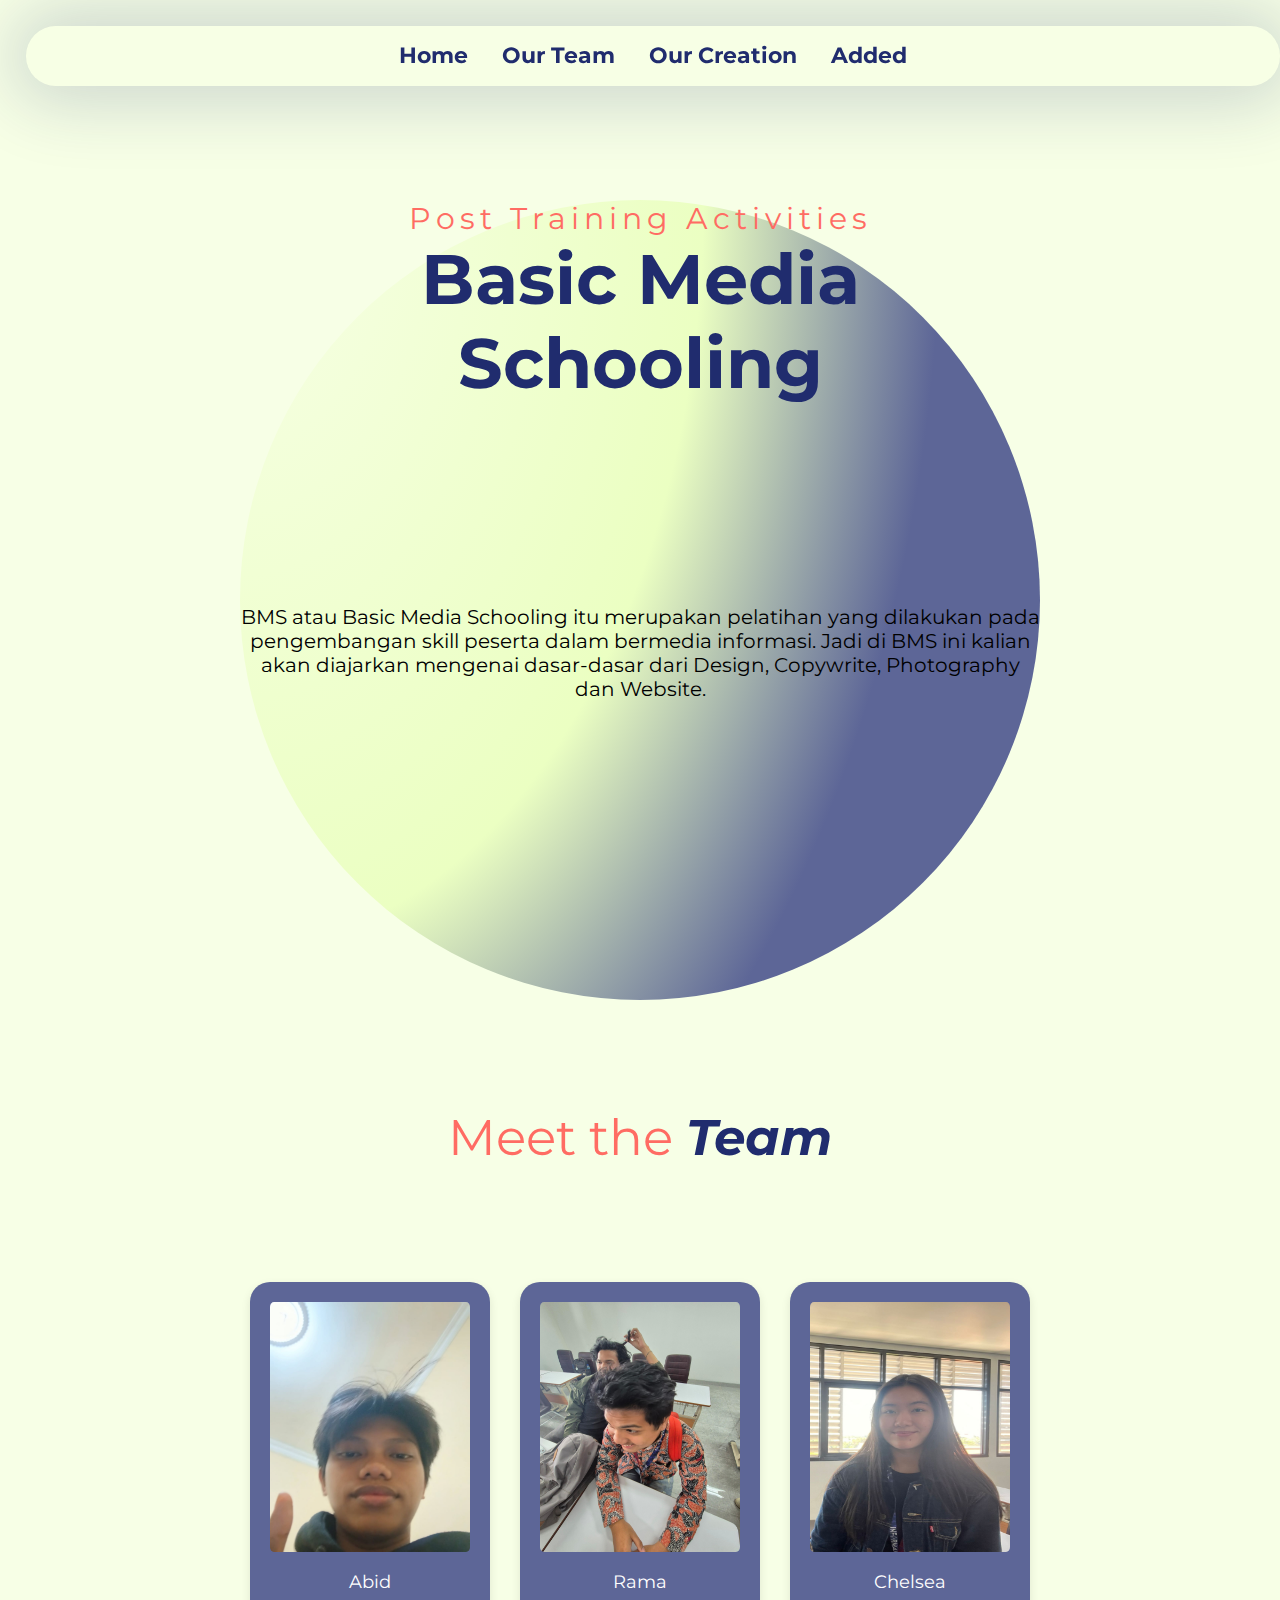
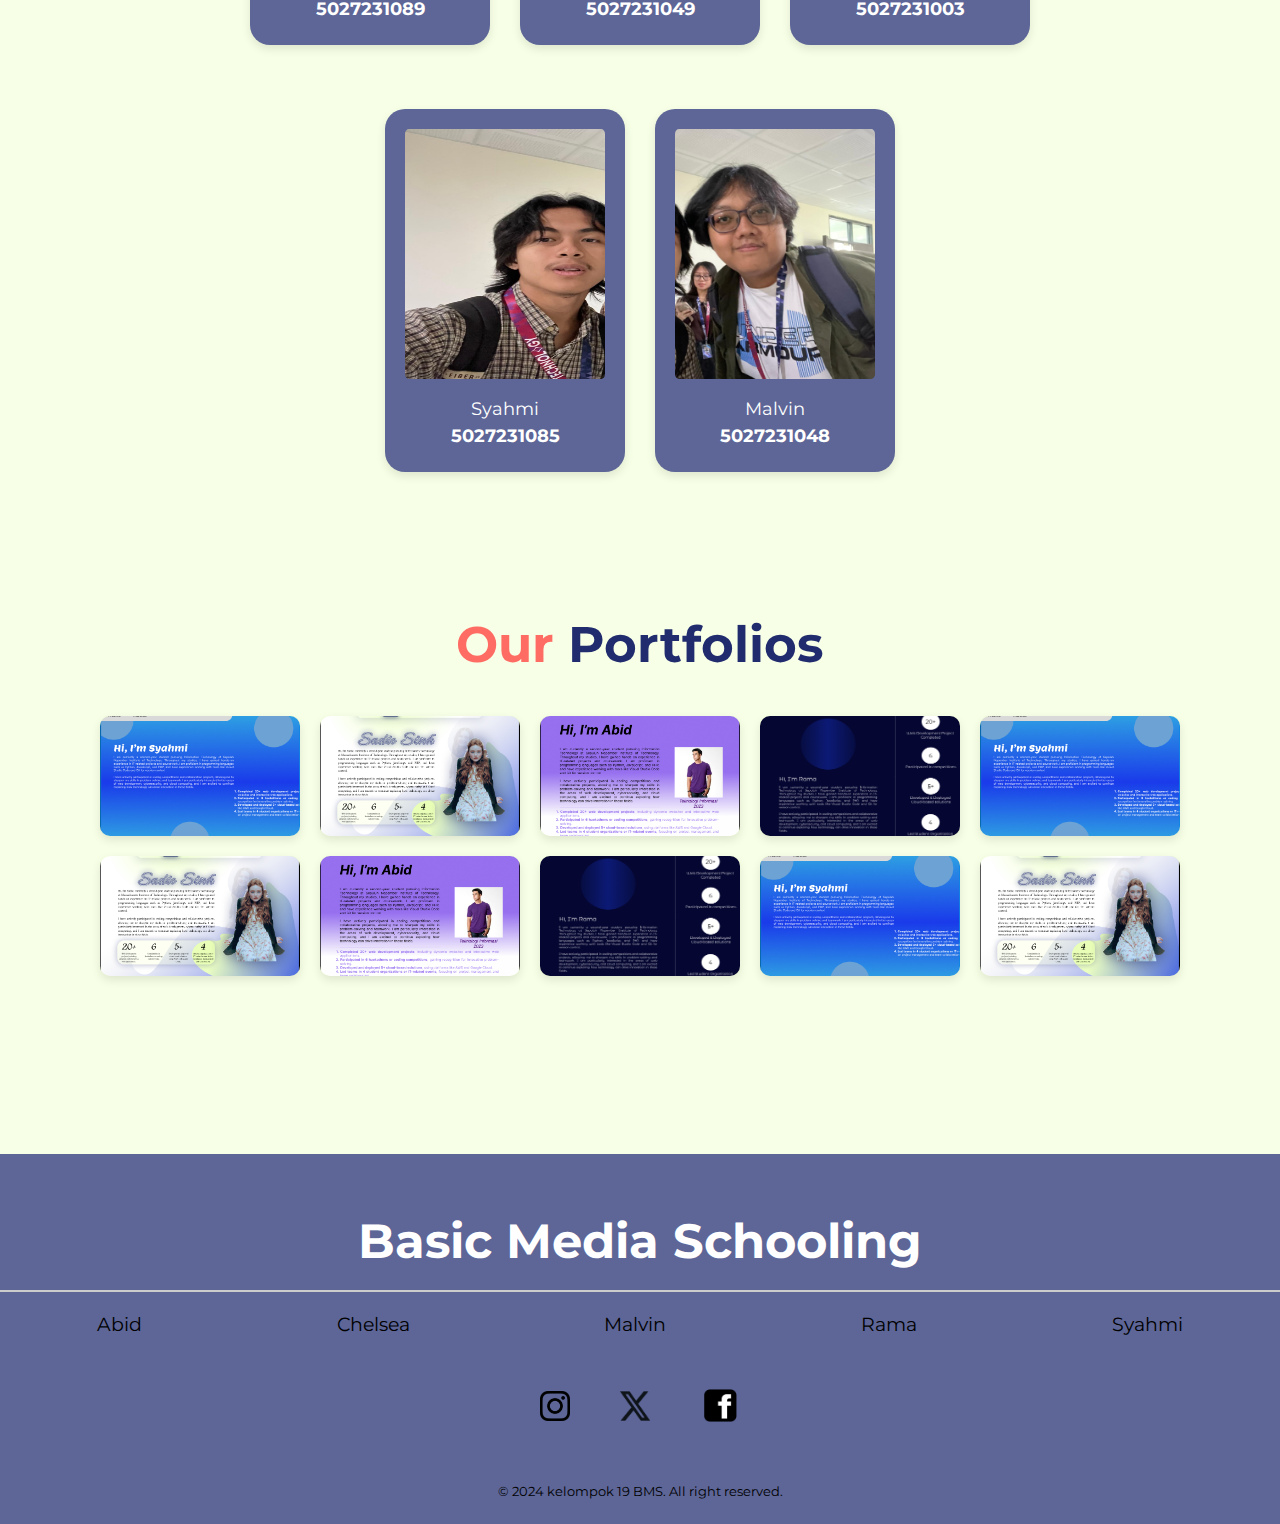
<file: index.html>
<!DOCTYPE html>
<html lang="en">
    <head>
        <meta charset="UTF-8" />
        <meta name="viewport" content="width=device-width, initial-scale=1.0">
        <title>19 - BMS</title>
        <link rel="stylesheet" href="styles.css">
        <style>
            @import url('https://fonts.googleapis.com/css2?family=Montserrat:ital,wght@0,100..900;1,100..900&display=swap');
            </style>
    </head>
<body>
    <!-- Navigation -->
    <div class="kotak">
        <p>
            <a href="index.html">Home</a> 
            <a href="team.html">Our Team</a> 
            <a href="crt.html">Our Creation</a>
            <a href="add.html">Added</a>
        </p>
    </div>
    
    <div class="container">
        <div class="ball">
            <p id="tf1">Post Training Activities</p>
            <p id="bms">Basic Media<br>Schooling</p>
            <p id="text">BMS atau Basic Media Schooling itu merupakan pelatihan yang dilakukan pada pengembangan skill peserta dalam bermedia informasi. Jadi di BMS ini kalian akan diajarkan mengenai dasar-dasar dari Design, Copywrite, Photography dan Website.</p>
        </div>
    </div>

    <br><br><br>

    <div>
        <p id="mtt">Meet the <b class="navy"><i>Team</i></b></p>
    </div>

    <!-- Team Section -->
    <section class="team-section">
        <div class="team-cards">
            <div class="team-card">
                <a href="team.html #abid">
                    <img src="set/WhatsApp Image 2024-09-29 at 15.11.21.jpeg" alt="Abid">
                    <p>Abid</p>
                    <p><strong>5027231089</strong></p>
                </a>
            </div>
            <div class="team-card">
                <a href="team.html #Rama">
                    <img src="set/WhatsApp Image 2024-09-29 at 15.39.51.jpeg" alt="Rama">
                    <p>Rama</p>
                    <p><strong>5027231049</strong></p>
                </a>   
            </div>
            <div class="team-card">
                <a href="team.html #Cheal">
                    <img src="set/WhatsApp Image 2024-09-29 at 15.40.44.jpeg" alt="Chelsea">
                    <p>Chelsea</p>
                    <p><strong>5027231003</strong></p>
                </a>
            </div>
        </div>
        <div class="team-cards">
            <div class="team-card">
                <a href="team.html #Syah">
                    <img src="set/WhatsApp Image 2024-09-29 at 16.11.12.jpeg" alt="Syahmi">
                    <p>Syahmi</p>
                    <p><strong>5027231085</strong></p>
                </a>
            </div>
            <div class="team-card">
                <a href="team.html #Mal">
                    <img src="set/WhatsApp Image 2024-09-29 at 15.47.05.jpeg" alt="Malvin">
                    <p>Malvin</p>
                    <p><strong>5027231048</strong></p>
                </a>  
            </div>
        </div>
    </section>

    <!-- Portfolio Section -->
    <section class="portfolio-section">
        <h2>Our <span>Portfolios</span></h2>
        <div class="portfolio-items">
            <div class="portfolio-item"><img src="set/Screenshot 2024-09-29 083523.png" alt="Portfolio 1"></div>
            <div class="portfolio-item"><img src="set/Screenshot 2024-09-29 083646.png" alt="Portfolio 2"></div>
            <div class="portfolio-item"><img src="set/Screenshot 2024-09-29 083744.png" alt="Portfolio 3"></div>
            <div class="portfolio-item"><img src="set/Screenshot 2024-09-29 084334.png" alt="Portfolio 4"></div>
            <div class="portfolio-item"><img src="set/Screenshot 2024-09-29 083523.png" alt="Portfolio 5"></div>
            <div class="portfolio-item"><img src="set/Screenshot 2024-09-29 083646.png" alt="Portfolio 6"></div>
            <div class="portfolio-item"><img src="set/Screenshot 2024-09-29 083744.png" alt="Portfolio 3"></div>
            <div class="portfolio-item"><img src="set/Screenshot 2024-09-29 084334.png" alt="Portfolio 4"></div>
            <div class="portfolio-item"><img src="set/Screenshot 2024-09-29 083523.png" alt="Portfolio 5"></div>
            <div class="portfolio-item"><img src="set/Screenshot 2024-09-29 083646.png" alt="Portfolio 6"></div>
        </div>
    </section>

    <div class="contain">
        <h1>Basic Media Schooling</h1>
        <div class="line"></div>
        <div class="nav">
            <a href="https://www.instagram.com/abid_ubaidillh">Abid</a>
            <a href="https://www.instagram.com/chleseav">Chelsea</a>
            <a href="https://www.instagram.com/mlvn.ptra">Malvin</a>
            <a href="https://www.instagram.com/owarianto._">Rama</a>
            <a href="https://www.instagram.com/m.syahmi.a">Syahmi</a>
        </div>
        <div class="social-media">
            <a href="https://chat.whatsapp.com/CMCnMGM2x5NCjqljX3AmV4"><i class="fab fa-instagram"><img src="set/ig.png" alt="ig" width="30px" height="30px"></i></a>
            <a href="https://chat.whatsapp.com/CMCnMGM2x5NCjqljX3AmV4"><i class="fab fa-twitter"><img src="set/X-Logo.png" alt="ig" width="50px" height="30px"></i></a>
            <a href="https://chat.whatsapp.com/CMCnMGM2x5NCjqljX3AmV4"><i class="fab fa-tiktok"><img src="set/fb-logo.png" alt="ig" width="40px" height="40px"></i></a>
        </div>
        <footer>
            &copy; 2024 kelompok 19 BMS. All right reserved.
        </footer>
    </div>
</body>
</html>
</file>
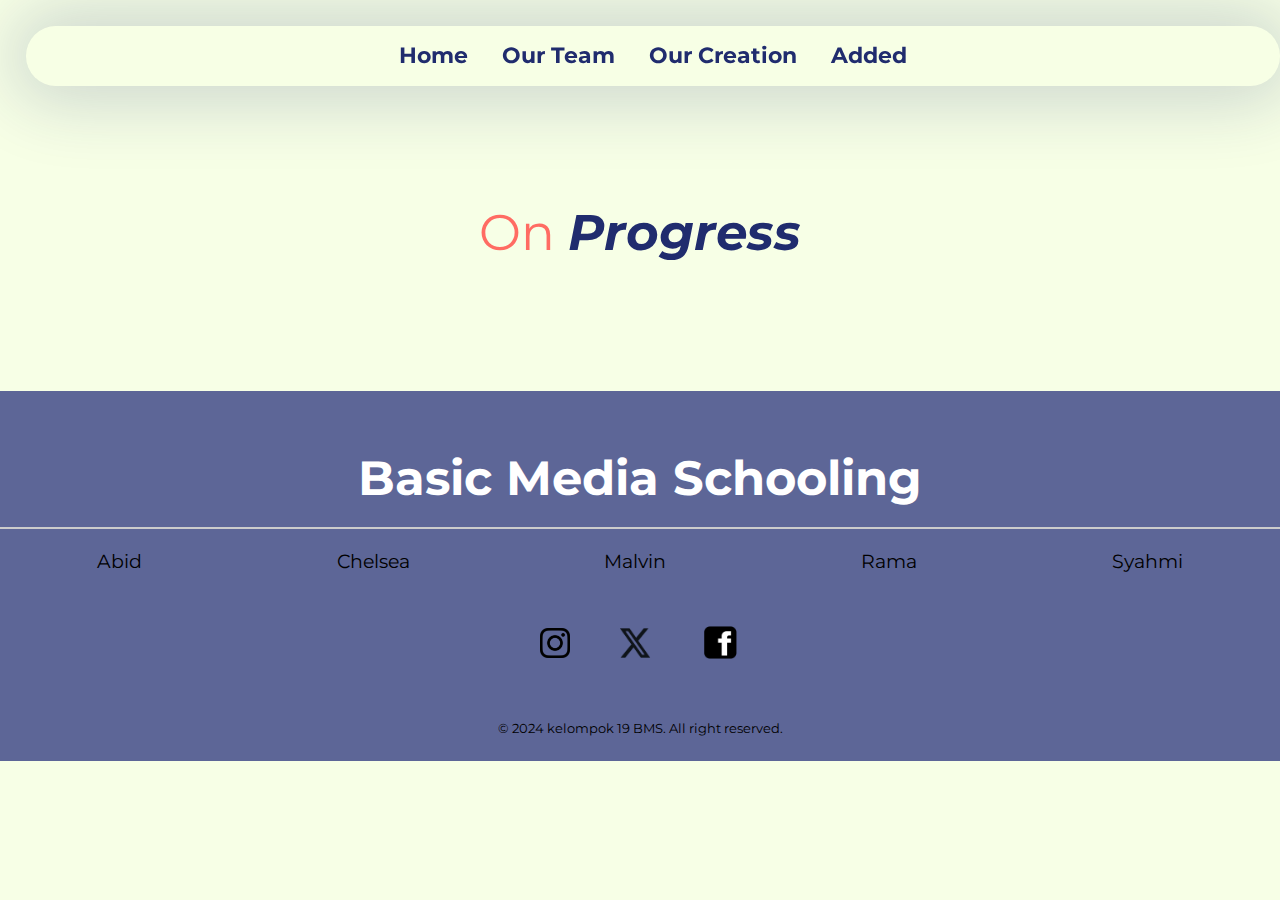
<file: add.html>
<!DOCTYPE html>
<html lang="en">
    <head>
        <meta charset="UTF-8" />
        <meta name="viewport" content="width=device-width, initial-scale=1.0">
        <title>19 - BMS</title>
        <link rel="stylesheet" href="styles.css">
        <style>
            @import url('https://fonts.googleapis.com/css2?family=Montserrat:ital,wght@0,100..900;1,100..900&display=swap');
            </style>
    </head>
<body>
    <!-- Navigation -->
    <div class="kotak">
        <p>
            <a href="index.html">Home</a> 
            <a href="team.html">Our Team</a> 
            <a href="crt.html">Our Creation</a>
            <a href="add.html">Added</a>
        </p>
    </div>

    <br><br><br><br><br><br><br><br>

    <div>
        <p id="mtt">On <b class="navy"><i>Progress</i></b></p>
    </div>

    <div class="contain">
        <h1>Basic Media Schooling</h1>
        <div class="line"></div>
        <div class="nav">
            <a href="https://www.instagram.com/abid_ubaidillh">Abid</a>
            <a href="https://www.instagram.com/chleseav">Chelsea</a>
            <a href="https://www.instagram.com/mlvn.ptra">Malvin</a>
            <a href="https://www.instagram.com/owarianto._">Rama</a>
            <a href="https://www.instagram.com/m.syahmi.a">Syahmi</a>
        </div>
        <div class="social-media">
            <a href="https://chat.whatsapp.com/CMCnMGM2x5NCjqljX3AmV4"><i class="fab fa-instagram"><img src="set/ig.png" alt="ig" width="30px" height="30px"></i></a>
            <a href="https://chat.whatsapp.com/CMCnMGM2x5NCjqljX3AmV4"><i class="fab fa-twitter"><img src="set/X-Logo.png" alt="ig" width="50px" height="30px"></i></a>
            <a href="https://chat.whatsapp.com/CMCnMGM2x5NCjqljX3AmV4"><i class="fab fa-tiktok"><img src="set/fb-logo.png" alt="ig" width="40px" height="40px"></i></a>
        </div>
        <footer>
            &copy; 2024 kelompok 19 BMS. All right reserved.
        </footer>
    </div>
</body>
</html>
</file>
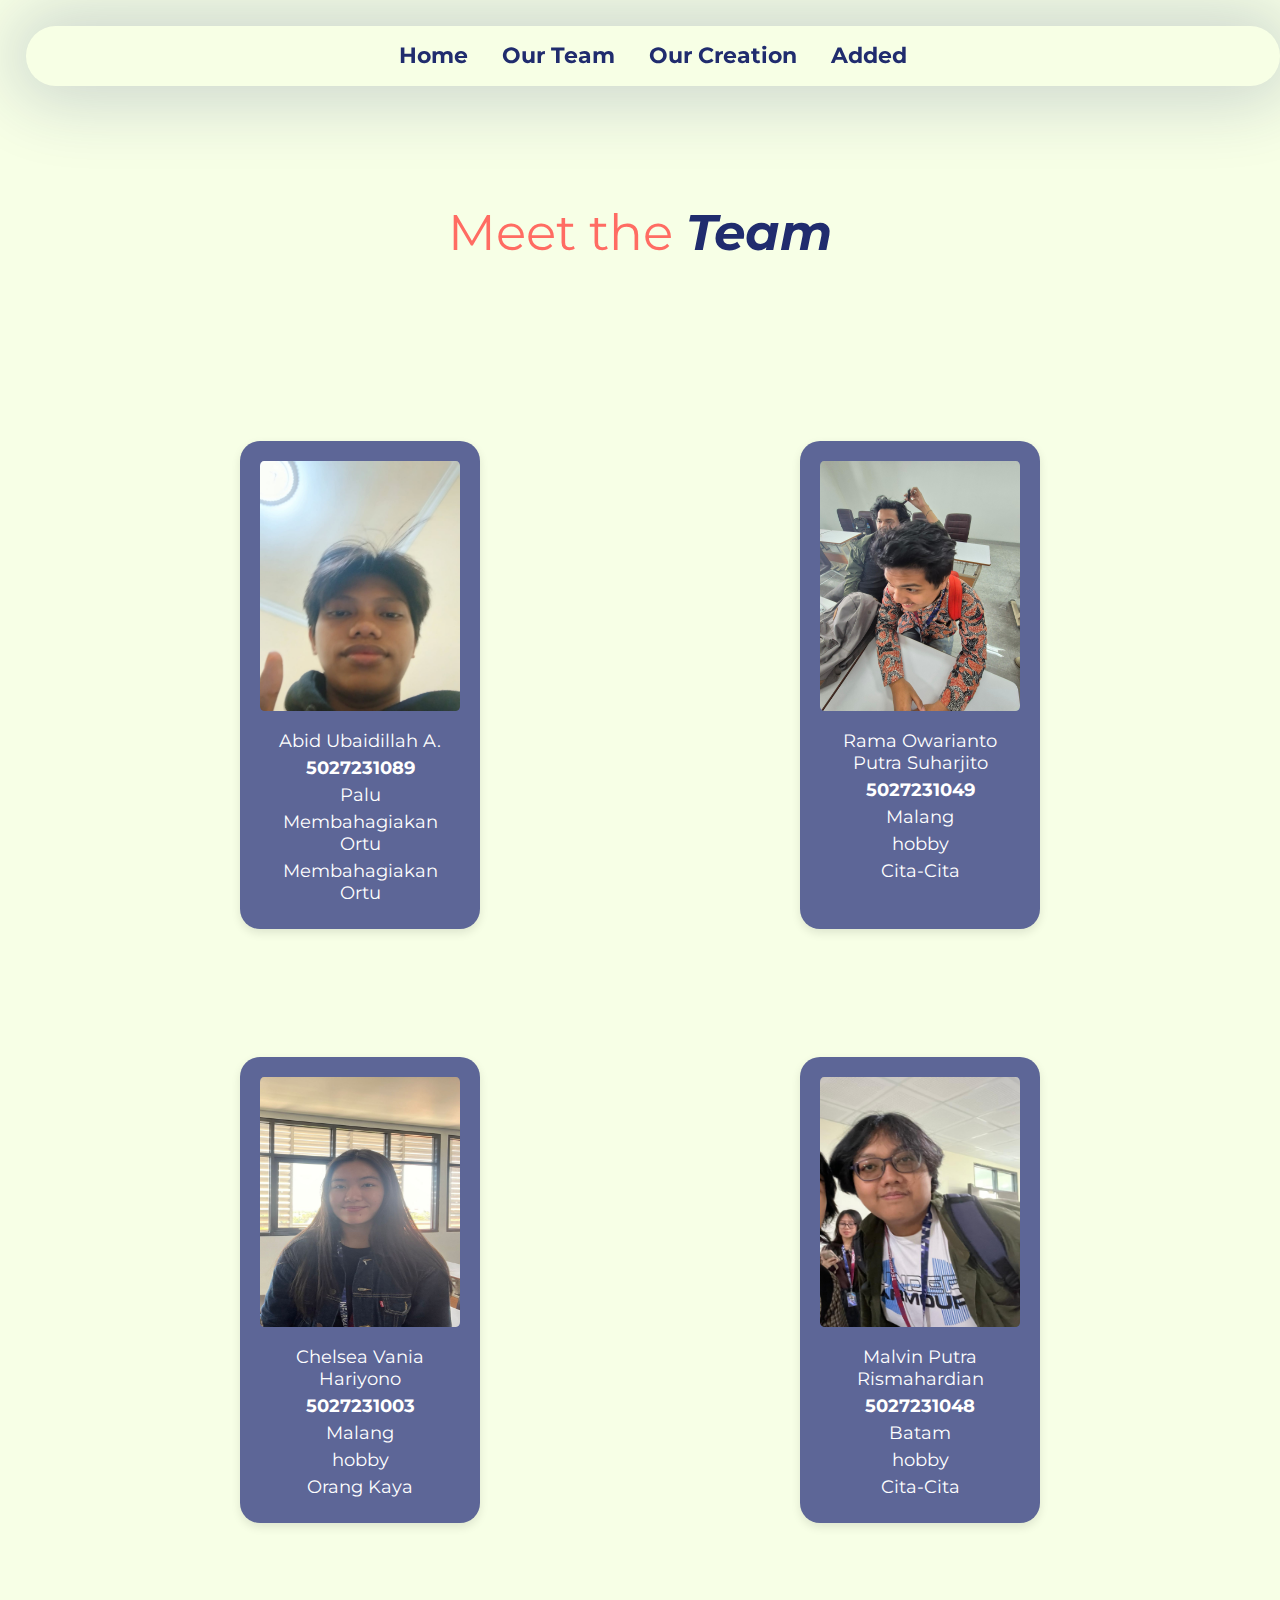
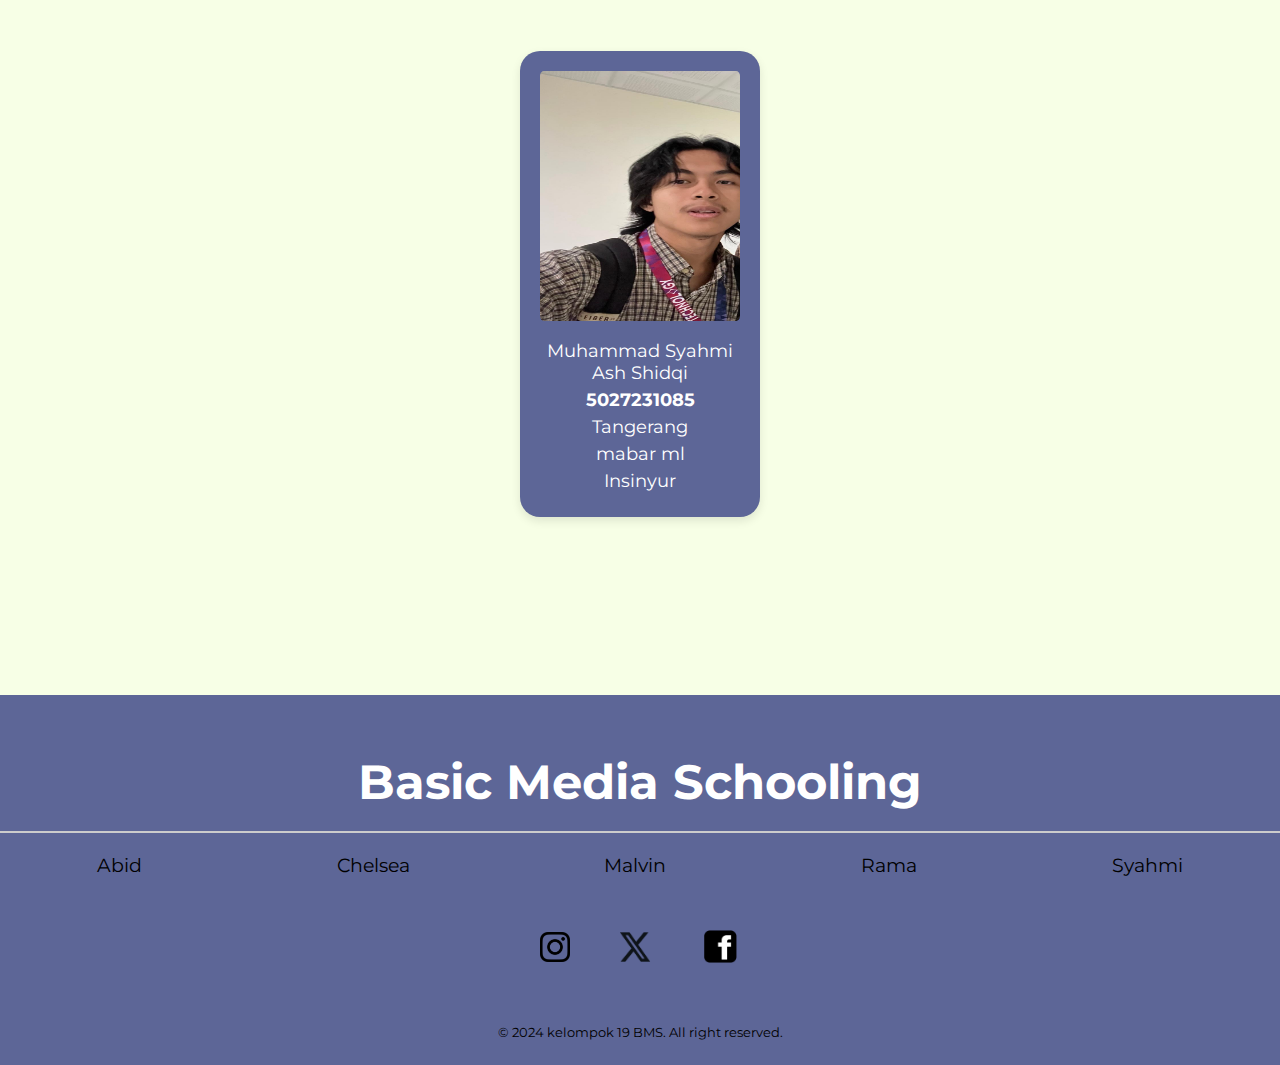
<file: team.html>
<!DOCTYPE html>
<html lang="en">
    <head>
        <meta charset="UTF-8" />
        <meta name="viewport" content="width=device-width, initial-scale=1.0">
        <title>19 - BMS</title>
        <link rel="stylesheet" href="styles2.css">
        <style>
            @import url('https://fonts.googleapis.com/css2?family=Montserrat:ital,wght@0,100..900;1,100..900&display=swap');
            </style>
    </head>
    
<body>

    <div class="kotak">
        <p>
            <a href="index.html">Home</a> 
            <a href="team.html">Our Team</a> 
            <a href="crt.html">Our Creation</a>
            <a href="add.html">Added</a>
        </p>
    </div>

    <br><br><br><br><br><br><br><br>

    <div>
        <p id="mtt">Meet the <b class="navy"><i>Team</i></b></p>
    </div>

    <!-- Team Section -->
    <section class="team-section">
        <div class="team-cards">
            <div id="abid"  class="team-card">
                <img src="set/WhatsApp Image 2024-09-29 at 15.11.21.jpeg" alt="Abid">
                <p>Abid Ubaidillah A.</p>
                <p><strong>5027231089</strong></p>
                <p>Palu</p>
                <p>Membahagiakan Ortu</p>
                <p>Membahagiakan Ortu</p>
            </div>
            <div id="Rama" class="team-card">
                <img src="set/WhatsApp Image 2024-09-29 at 15.39.51.jpeg" alt="Rama">
                <p>Rama Owarianto Putra Suharjito</p>
                <p><strong>5027231049</strong></p>
                <p>Malang</p>
                <p>hobby</p>
                <p>Cita-Cita</p>
            </div>
        </div>
        <div id="Cheal" class="team-cards">
            <div class="team-card">
                <img src="set/WhatsApp Image 2024-09-29 at 15.40.44.jpeg" alt="Chelsea">
                <p>Chelsea Vania Hariyono</p>
                <p><strong>5027231003</strong></p>
                <p>Malang</p>
                <p>hobby</p>
                <p>Orang Kaya</p>
            </div>
            <div id="Mal" class="team-card">
                <img src="set/WhatsApp Image 2024-09-29 at 15.47.05.jpeg" alt="Malvin">
                <p>Malvin Putra Rismahardian</p>
                <p><strong>5027231048</strong></p>
                <p>Batam</p>
                <p>hobby</p>
                <p>Cita-Cita</p>
            </div>
        </div>
        <div id="Syah" class="team-cards">
            <div class="team-card">
                <img src="set/WhatsApp Image 2024-09-29 at 16.11.12.jpeg" alt="Syahmi">
                <p>Muhammad Syahmi Ash Shidqi</p>
                <p><strong>5027231085</strong></p>
                <p>Tangerang</p>
                <p>mabar ml</p>
                <p>Insinyur</p>
            </div>
        </div>
    </section>

    <div class="contain">
        <h1>Basic Media Schooling</h1>
        <div class="line"></div>
        <div class="nav">
            <a href="https://www.instagram.com/abid_ubaidillh">Abid</a>
            <a href="https://www.instagram.com/chleseav">Chelsea</a>
            <a href="https://www.instagram.com/mlvn.ptra">Malvin</a>
            <a href="https://www.instagram.com/owarianto._">Rama</a>
            <a href="https://www.instagram.com/m.syahmi.a">Syahmi</a>
        </div>
        <div class="social-media">
            <a href="https://chat.whatsapp.com/CMCnMGM2x5NCjqljX3AmV4"><i class="fab fa-instagram"><img src="set/ig.png" alt="ig" width="30px" height="30px"></i></a>
            <a href="https://chat.whatsapp.com/CMCnMGM2x5NCjqljX3AmV4"><i class="fab fa-twitter"><img src="set/X-Logo.png" alt="twitter" width="50px" height="30px"></i></a>
            <a href="https://chat.whatsapp.com/CMCnMGM2x5NCjqljX3AmV4"><i class="fab fa-tiktok"><img src="set/fb-logo.png" alt="tiktok" width="40px" height="40px"></i></a>
        </div>
            <footer>
                &copy; 2024 kelompok 19 BMS. All right reserved.
            </footer>
    </div>
</body>
</html>
</file>
<file: styles.css>
/* Import Google Font */
@import url('https://fonts.googleapis.com/css2?family=Montserrat:wght@400;700&display=swap');

body {
    background-color: #F7FFE6;
    margin: 0;
    padding: 0;
    font-family: "Montserrat", sans-serif;
}

/* Navigation Bar (Sticky at the top) */
.kotak {
    width: 98%;
    height: 60px;
    background-color: rgba(235, 255, 194, 0.01); 
    box-shadow: 0 0 70px 15px rgba(32, 44, 110, 0.2); 
    border-radius: 50px;
    display: flex;
    justify-content: center;
    align-items: center;
    position: fixed;
    top: 0;
    margin: 2% 2%;
    z-index: 1000;
}

.kotak p {
    margin: 0;
}

.kotak a {
    margin: 15px;
    color: #202C6E;
    font-weight: bold;
    font-size: 22px;
    text-decoration: none;
}

.kotak a:hover {
    background-color: #a4abd3;
    font-style: italic;
}

.container {
    display: flex;
    flex-direction: column;
    align-items: center;
    text-align: center;
}

/* Main Section (Ball with Text) */
.ball {
    border-radius: 50%;
    background: radial-gradient(87.61% 141.42% at 0% 0%, rgba(247, 255, 230, 0.40) 0%,#EBFFC2 66.1%, #5D6697 100%);
    width: 800px;
    height: 800px;
    margin-top: 200px; /* To avoid overlap with the navigation */
    text-align: center;
    color: #202C6E;
}

#tf1 {
    font-size: 30px;
    letter-spacing: 5px;
    color: #FF6C63;
    margin: 0;
}

#bms {
    font-size: 70px;
    font-weight: bold;
    line-height: 1.2;
    margin: 0;
}

#text {
    font-size: 20px;
    color: black;
    margin-top: 25%;
}

/* Meet the Team Section */
#mtt {
    text-align: center;
    font-size: 50px;
    color: #FF6C63;
    margin: 50px 0 0 0;
}

.navy {
    color: #202C6E;
}

/* Team Section */
.team-section {
    padding: 50px 0;
}

.team-cards {
    display: flex;
    justify-content: center;
    gap: 30px;
    margin-top: 5%;
}

.team-card {
    background-color: #5D6697;
    padding: 20px;
    border-radius: 20px;
    box-shadow: 0px 4px 10px rgba(0, 0, 0, 0.1);
    width: 200px;
    color: white;
    text-align: center;
    transition: transform 0.3s ease, box-shadow 0.3s ease;
}

.team-card a {
    text-decoration: none;
    color: #FFFF;
}

.team-card:hover {
    transform: translateY(-10px); /* Naik sedikit */
    background-color: #202C6E;
    box-shadow: 0px 10px 20px rgba(0, 0, 0, 0.3); /* Tambah bayangan */
}

.team-card img {
    width: 200px;
    height: 250px;
    border-radius: 2%;
    margin-bottom: 10px;
}

.team-card p {
    margin: 5px 0;
    font-size: 18px;
}

/* Portfolio Section */
.portfolio-section {
    text-align: center;
    padding: 50px 0;
}

.portfolio-section h2 {
    font-size: 50px;
    color: #FF6C63;
}

.portfolio-section h2 span {
    color: #202C6E;
}

.portfolio-items {
    display: flex;
    flex-wrap: wrap;
    justify-content: center;
    gap: 20px;
    margin-top: 20px;
}

.portfolio-item {
    width: 200px;
    height: 120px;
    background-color: #EBFFC2;
    border-radius: 10px;
    box-shadow: 0px 4px 10px rgba(0, 0, 0, 0.1);
    overflow: hidden;
}

.portfolio-item img {
    width: 100%;
    height: 100%;
    object-fit: cover;
}

.portfolio-item:hover {
    transform: translateY(-10px); /* Naik sedikit */
    background-color: #202C6E;
    box-shadow: 0px 10px 20px rgba(0, 0, 0, 0.3); /* Tambah bayangan */
}

/* Etcetera Section */
.etc-section {
    padding: 50px 0;
}

.etc-section h2 {
    font-size: 50px;
    color: #FF6C63;
}

.etc-section h2 span {
    color: #202C6E;
}

.contain {
    background-color: #5D6697;
    width: 100%;
    margin-top: 10%;
    padding: 2% 0;
}

h1 {
    color: white;
    text-align: center;
    font-size: 3em;
    margin-bottom: 20px;
}

.line {
    justify-content: center;
    height: 2px;
    width: 100%;
    background-color: #ccc;
    margin: 20px 0;
}

.nav {
    display: flex;
    justify-content: space-around;
    align-items: center;
    margin-bottom: 50px;
}

.nav a {
    color: black;
    text-decoration: none;
    font-size: 1.2em;
}

.social-media {
    display: flex;
    justify-content: center;
    align-items: center;
}

.social-media a {
    margin: 0 20px;
    font-size: 2em;
    color: black;
}

footer {
    text-align: center;
    margin-top: 50px;
    font-size: 0.8em;
}
</file>
<file: styles2.css>
/* Import Google Font */
@import url('https://fonts.googleapis.com/css2?family=Montserrat:wght@400;700&display=swap');

body {
    background-color: #F7FFE6;
    margin: 0;
    padding: 0;
    font-family: "Montserrat", sans-serif;
}

/* Navigation Bar (Sticky at the top) */
.kotak {
    width: 98%;
    height: 60px;
    background-color: rgba(235, 255, 194, 0.01); 
    box-shadow: 0 0 70px 15px rgba(32, 44, 110, 0.2); 
    border-radius: 50px;
    display: flex;
    justify-content: center;
    align-items: center;
    position: fixed;
    top: 0;
    margin: 2% 2%;
    z-index: 1000;
}

.kotak p {
    margin: 0;
}

.kotak a {
    margin: 15px;
    color: #202C6E;
    font-weight: bold;
    font-size: 22px;
    text-decoration: none;
}

.kotak a:hover {
    background-color: #a4abd3;
    font-style: italic;
}

/* Meet the Team Section */
#mtt {
    text-align: center;
    font-size: 50px;
    color: #FF6C63;
    margin: 50px 0 0 0;
}

.navy {
    color: #202C6E;
}

/* Team Section */
.team-section {
    padding: 50px 0;
}

.team-cards {
    display: flex;
    justify-content: center;
    gap: 25%;
    margin-top: 10%;
}

.team-card {
    background-color: #5D6697;
    padding: 20px;
    border-radius: 20px;
    box-shadow: 0px 4px 10px rgba(0, 0, 0, 0.1);
    width: 200px;
    color: white;
    text-align: center;
    transition: transform 0.3s ease, box-shadow 0.3s ease;
}

.team-card:hover {
    transform: translateY(-10px); /* Naik sedikit */
    background-color: #202C6E;
    box-shadow: 0px 10px 20px rgba(0, 0, 0, 0.3); /* Tambah bayangan */
}

.team-card img {
    width: 200px;
    height: 250px;
    border-radius: 2%;
    margin-bottom: 10px;
}

.team-card p {
    margin: 5px 0;
    font-size: 18px;
}

.contain {
    background-color: #5D6697;
    width: 100%;
    margin-top: 10%;
    padding: 2% 0;
}

h1 {
    color: white;
    text-align: center;
    font-size: 3em;
    margin-bottom: 20px;
}

.line {
    justify-content: center;
    height: 2px;
    width: 100%;
    background-color: #ccc;
    margin: 20px 0;
}

.nav {
    display: flex;
    justify-content: space-around;
    align-items: center;
    margin-bottom: 50px;
}

.nav a {
    color: black;
    text-decoration: none;
    font-size: 1.2em;
}

.social-media {
    display: flex;
    justify-content: center;
    align-items: center;
}

.social-media a {
    margin: 0 20px;
    font-size: 2em;
    color: black;
}

footer {
    text-align: center;
    margin-top: 50px;
    font-size: 0.8em;
}
</file>
